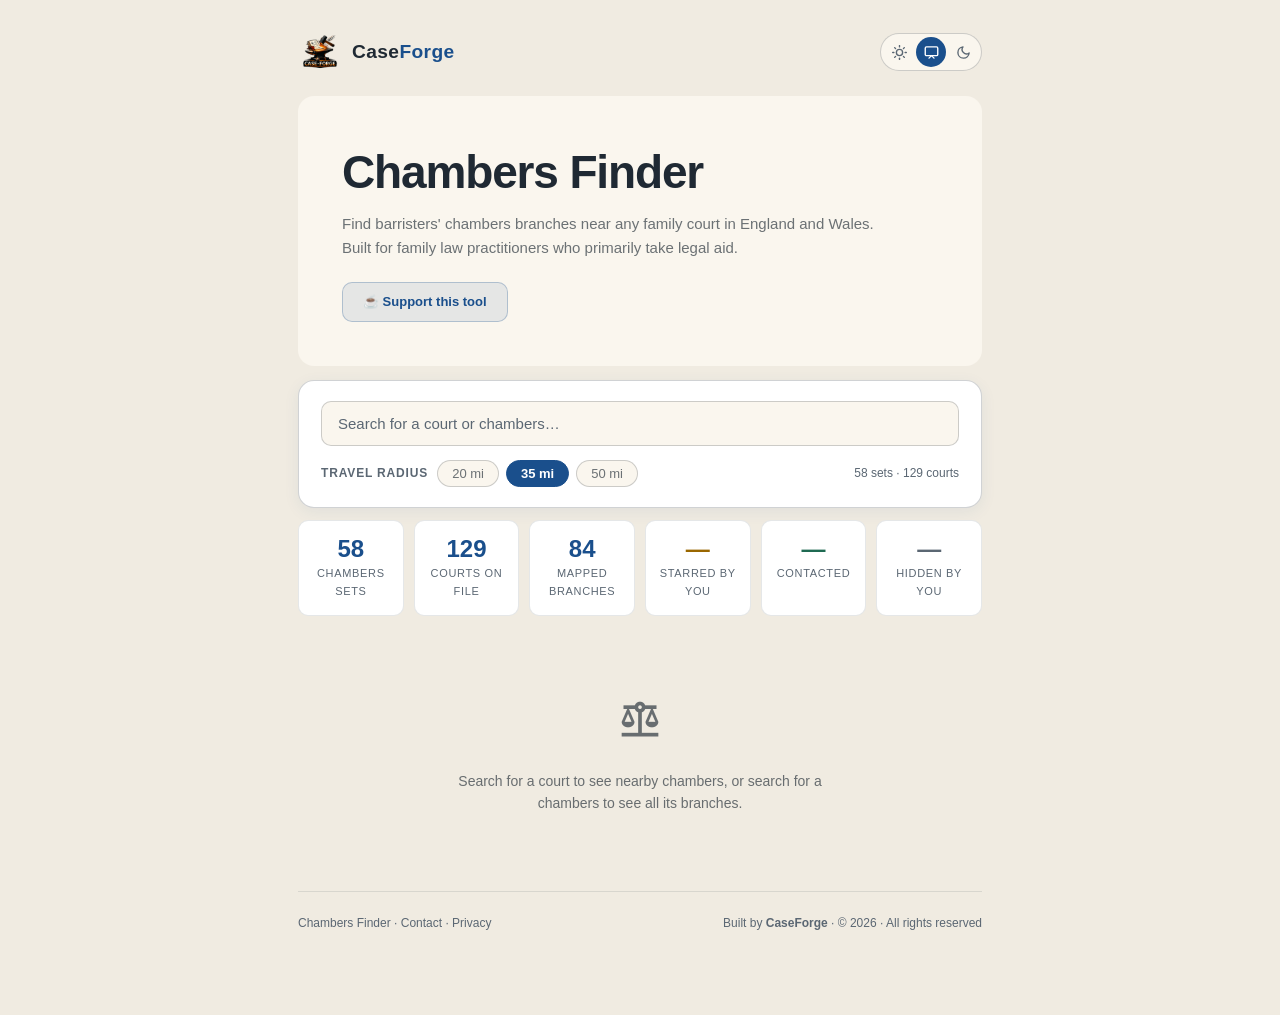
<file: index.html>
<!DOCTYPE html>
<html lang="en">
<head>
  <meta charset="UTF-8">
  <meta name="viewport" content="width=device-width, initial-scale=1.0">
  <link rel="icon" type="image/x-icon" href="/img/caseforge-favicon.ico">
  <link rel="apple-touch-icon" href="/img/caseforge-logo.png">
  <title>Chambers Finder · CaseForge</title>
  <meta name="description" content="Find barristers' chambers branches near any family court in England and Wales. Built for family law practitioners who primarily take legal aid.">
  <meta name="robots" content="index, follow">
  <meta name="theme-color" media="(prefers-color-scheme: light)" content="#f0ebe1">
  <meta name="theme-color" media="(prefers-color-scheme: dark)" content="#0e1014">
  <link rel="canonical" href="https://caseforge.uk/">
  <meta property="og:type" content="website">
  <meta property="og:url" content="https://caseforge.uk/">
  <meta property="og:title" content="Chambers Finder · CaseForge">
  <meta property="og:description" content="Find barristers' chambers branches near any family court in England and Wales. Built for family law practitioners who primarily take legal aid.">
  <meta property="og:image" content="https://caseforge.uk/img/caseforge-logo.png">
  <meta name="twitter:card" content="summary">
  <meta name="twitter:title" content="Chambers Finder · CaseForge">
  <meta name="twitter:description" content="Find barristers' chambers branches near any family court in England and Wales. Built for family law practitioners who primarily take legal aid.">
  <meta name="twitter:image" content="https://caseforge.uk/img/caseforge-logo.png">
  <link rel="stylesheet" href="/css/fonts.css">
  <link rel="stylesheet" href="/css/base.css">
  <!-- Prevent flash of wrong theme: set data-theme before CSS renders -->
  <script src="/js/theme-init.js"></script>
  <script src="/js/theme-toggle.js" defer></script>
  <link rel="stylesheet" href="/css/style.css">
</head>
<body>

<div class="shell">

  <!-- ── SITE HEADER ── -->
  <header class="site-header">
    <a href="/" class="header-logo" title="Chambers Finder">
      <img src="/img/caseforge-logo.png" alt="CaseForge" width="44" height="44">
      <span class="header-logo-text">Case<span>Forge</span></span>
    </a>
    <div class="theme-toggle" id="theme-toggle" role="group" aria-label="Colour theme">
      <button class="theme-btn" data-t="light" title="Light mode" aria-pressed="false">
        <svg width="15" height="15" viewBox="0 0 24 24" fill="none" stroke="currentColor" stroke-width="2.2" stroke-linecap="round" stroke-linejoin="round" aria-hidden="true"><circle cx="12" cy="12" r="5"/><line x1="12" y1="1" x2="12" y2="3"/><line x1="12" y1="21" x2="12" y2="23"/><line x1="4.22" y1="4.22" x2="5.64" y2="5.64"/><line x1="18.36" y1="18.36" x2="19.78" y2="19.78"/><line x1="1" y1="12" x2="3" y2="12"/><line x1="21" y1="12" x2="23" y2="12"/><line x1="4.22" y1="19.78" x2="5.64" y2="18.36"/><line x1="18.36" y1="5.64" x2="19.78" y2="4.22"/></svg>
      </button>
      <button class="theme-btn" data-t="auto" title="Follow device" aria-pressed="false">
        <svg width="15" height="15" viewBox="0 0 24 24" fill="none" stroke="currentColor" stroke-width="2.2" stroke-linecap="round" stroke-linejoin="round" aria-hidden="true"><rect x="2" y="3" width="20" height="14" rx="2"/><polyline points="8 21 12 17 16 21"/></svg>
      </button>
      <button class="theme-btn" data-t="dark" title="Dark mode" aria-pressed="false">
        <svg width="15" height="15" viewBox="0 0 24 24" fill="none" stroke="currentColor" stroke-width="2.2" stroke-linecap="round" stroke-linejoin="round" aria-hidden="true"><path d="M21 12.79A9 9 0 1 1 11.21 3 7 7 0 0 0 21 12.79z"/></svg>
      </button>
    </div>
  </header>

  <!-- ── HERO: title / subtitle / tags / ko-fi — overflow:hidden is safe here ─ -->
  <section class="hero">
    <h1>Chambers Finder</h1>
    <p class="hero-sub">Find barristers' chambers branches near any family court in England and Wales. Built for family law practitioners who primarily take legal aid.</p>
    <a class="kofi-btn" href="https://ko-fi.com/case_forge" target="_blank" rel="noopener noreferrer">☕ Support this tool</a>
  </section>

  <!-- ── TOOLBAR CARD: search + radius — overflow:visible CRITICAL -->
  <div class="toolbar-card">
    <div class="search-wrap">
      <input
        id="search-input"
        type="search"
        placeholder="Search for a court or chambers…"
        autocomplete="off"
        spellcheck="false"
        role="combobox"
        aria-label="Search courts or chambers"
        aria-expanded="false"
        aria-controls="search-results"
        aria-autocomplete="list"
      >
      <div id="search-results" class="search-results" role="listbox" aria-label="Search suggestions"></div>
    </div>
    <div class="toolbar-row">
      <div class="radius-group" id="radius-group">
        <span class="radius-label">Travel radius</span>
        <!-- radius buttons injected by JS -->
      </div>
      <div id="hero-meta" class="hero-meta">Loading…</div>
    </div>
  </div>

  <!-- ── Load error ─────────────────────────────────────────────────────────── -->
  <div id="load-error"></div>

  <!-- ── Prefs summary bar ──────────────────────────────────────────────────── -->
  <div id="prefs-bar" class="hidden">
    <span class="prefs-bar-info" id="prefs-bar-info"></span>
    <div class="prefs-bar-actions">
      <button class="btn-sm" id="export-prefs-btn"><span class="material-symbols-outlined" aria-hidden="true">file_download</span> Export</button>
      <button class="btn-sm" id="import-prefs-btn"><span class="material-symbols-outlined" aria-hidden="true">upload_file</span> Import</button>
      <button class="btn-sm danger" id="clear-prefs-btn"><span class="material-symbols-outlined" aria-hidden="true">refresh</span> Reset all</button>
    </div>
  </div>

  <!-- ── Contacted bar — appears once any branch is called/emailed this session ─ -->
  <div id="contacted-bar" class="hidden">
    <span class="contacted-bar-info" id="contacted-bar-info"></span>
    <div class="prefs-bar-actions">
      <button class="btn-sm" id="save-link-btn"><span class="material-symbols-outlined" aria-hidden="true">content_copy</span> Copy save link</button>
      <button class="btn-sm danger" id="reset-session-btn"><span class="material-symbols-outlined" aria-hidden="true">refresh</span> Reset session</button>
    </div>
  </div>

  <!-- ── Status strip ───────────────────────────────────────────────────────── -->
  <section id="status-strip">
    <div class="status-block"><strong>—</strong><small>chambers sets</small></div>
    <div class="status-block"><strong>—</strong><small>courts on file</small></div>
    <div class="status-block"><strong>—</strong><small>mapped branches</small></div>
    <div class="status-block"><strong>—</strong><small>starred by you</small></div>
    <div class="status-block hidden-block"><strong>—</strong><small>hidden by you</small></div>
    <div class="status-block contacted-block"><strong>—</strong><small>contacted</small></div>
  </section>

  <!-- ── Results────────────────────────────────────────────────────────────── -->
  <section id="results">
    <div class="results-placeholder">
      <div class="big-icon"><span class="material-symbols-outlined" aria-hidden="true">balance</span></div>
      <p>Search for a court to see nearby chambers, or search for a chambers to see all its branches.</p>
    </div>
  </section>

  <footer class="site-footer">
    <span class="footer-links"><a href="/">Chambers Finder</a> &middot; <a href="/contact">Contact</a> &middot; <a href="/privacy">Privacy</a></span>
    <span>Built by <a class="caseforge-link" href="https://github.com/case-forge" target="_blank" rel="noopener noreferrer">CaseForge</a> &middot; &copy; 2026 &middot; All rights reserved</span>
  </footer>

</div><!-- /.shell -->

<div id="toast" role="status" aria-live="polite"></div>

<script src="/js/app.js" defer></script>
</body>
</html>
</file>
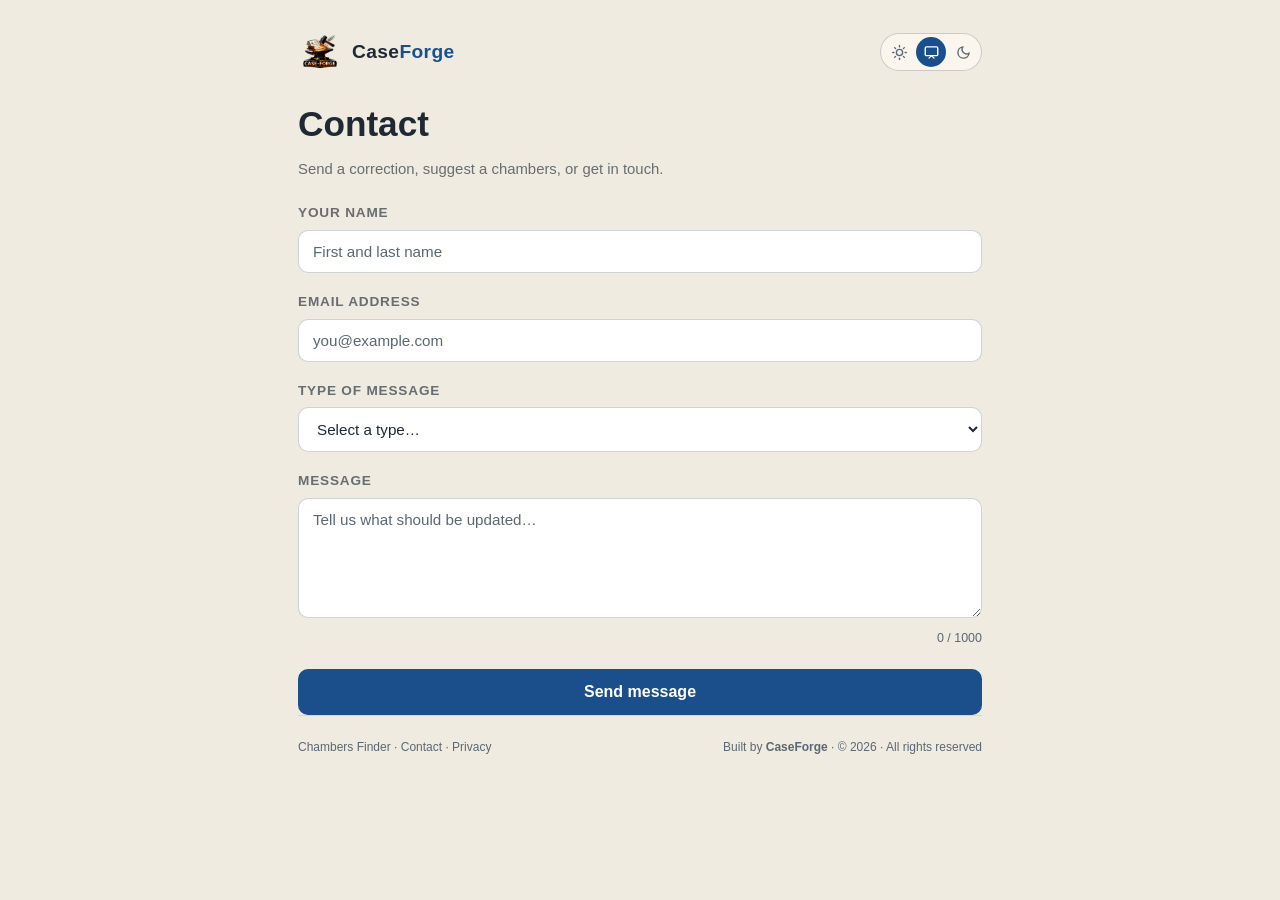
<file: contact.html>
<!DOCTYPE html>
<html lang="en">
<head>
  <meta charset="UTF-8">
  <meta name="viewport" content="width=device-width, initial-scale=1.0">
  <title>Contact · Chambers Finder</title>
  <meta name="description" content="Send a correction, suggest a chambers, or get in touch with the Chambers Finder team.">
  <link rel="canonical" href="https://caseforge.uk/contact">
  <meta property="og:type" content="website">
  <meta property="og:url" content="https://caseforge.uk/contact">
  <meta property="og:title" content="Contact · Chambers Finder">
  <meta property="og:description" content="Send a correction, suggest a chambers, or get in touch with the Chambers Finder team.">
  <meta property="og:image" content="https://caseforge.uk/img/caseforge-logo.png">
  <meta name="twitter:card" content="summary">
  <meta name="twitter:title" content="Contact · Chambers Finder">
  <meta name="twitter:description" content="Send a correction, suggest a chambers, or get in touch with the Chambers Finder team.">
  <meta name="twitter:image" content="https://caseforge.uk/img/caseforge-logo.png">
  <meta name="theme-color" media="(prefers-color-scheme: light)" content="#f0ebe1">
  <meta name="theme-color" media="(prefers-color-scheme: dark)" content="#0e1014">
  <link rel="icon" type="image/x-icon" href="/img/caseforge-favicon.ico">
  <link rel="apple-touch-icon" href="/img/caseforge-logo.png">
  <link rel="stylesheet" href="/css/fonts.css">
  <link rel="stylesheet" href="/css/base.css">
  <script src="https://challenges.cloudflare.com/turnstile/v0/api.js" async defer></script>
  <!-- Prevent flash of wrong theme -->
  <script src="/js/theme-init.js"></script>
  <script src="/js/theme-toggle.js" defer></script>
  <link rel="stylesheet" href="/css/contact.css">

</head>
<body>
  <div class="shell">

    <header class="site-header">
      <a href="/" class="header-logo" title="Back to Chambers Finder">
        <img src="/img/caseforge-logo.png" alt="CaseForge" width="44" height="44">
        <span class="header-logo-text">Case<span>Forge</span></span>
      </a>
      <div class="theme-toggle" role="group" aria-label="Colour theme">
        <button class="theme-btn" data-t="light" title="Light mode" aria-pressed="false">
          <svg width="15" height="15" viewBox="0 0 24 24" fill="none" stroke="currentColor" stroke-width="2.2" stroke-linecap="round" stroke-linejoin="round" aria-hidden="true"><circle cx="12" cy="12" r="5"/><line x1="12" y1="1" x2="12" y2="3"/><line x1="12" y1="21" x2="12" y2="23"/><line x1="4.22" y1="4.22" x2="5.64" y2="5.64"/><line x1="18.36" y1="18.36" x2="19.78" y2="19.78"/><line x1="1" y1="12" x2="3" y2="12"/><line x1="21" y1="12" x2="23" y2="12"/><line x1="4.22" y1="19.78" x2="5.64" y2="18.36"/><line x1="18.36" y1="5.64" x2="19.78" y2="4.22"/></svg>
        </button>
        <button class="theme-btn" data-t="auto" title="Follow device" aria-pressed="false">
          <svg width="15" height="15" viewBox="0 0 24 24" fill="none" stroke="currentColor" stroke-width="2.2" stroke-linecap="round" stroke-linejoin="round" aria-hidden="true"><rect x="2" y="3" width="20" height="14" rx="2"/><polyline points="8 21 12 17 16 21"/></svg>
        </button>
        <button class="theme-btn" data-t="dark" title="Dark mode" aria-pressed="false">
          <svg width="15" height="15" viewBox="0 0 24 24" fill="none" stroke="currentColor" stroke-width="2.2" stroke-linecap="round" stroke-linejoin="round" aria-hidden="true"><path d="M21 12.79A9 9 0 1 1 11.21 3 7 7 0 0 0 21 12.79z"/></svg>
        </button>
      </div>
    </header>

    <h1>Contact</h1>
    <p class="intro">Send a correction, suggest a chambers, or get in touch.</p>

    <div class="form-card">
      <form id="contact-form" action="/api/contact" method="POST" novalidate>

        <div class="field">
          <label for="name">Your name</label>
          <input type="text" id="name" name="name" placeholder="First and last name" autocomplete="name" maxlength="80" required>
          <p class="field-error" id="name-error" aria-live="polite"></p>
        </div>

        <div class="field">
          <label for="email">Email address</label>
          <input type="email" id="email" name="email" placeholder="you@example.com" autocomplete="email" maxlength="100" required>
          <p class="field-error" id="email-error" aria-live="polite"></p>
        </div>

        <div class="field">
          <label for="type">Type of message</label>
          <select id="type" name="type" required>
            <option value="" disabled selected>Select a type…</option>
            <option value="correction">Data correction</option>
            <option value="chambers-missing">Chambers to add</option>
            <option value="suggestion">Suggestion or feature request</option>
            <option value="general">General enquiry</option>
          </select>
          <p class="field-error" id="type-error" aria-live="polite"></p>
        </div>

        <div class="field">
          <label for="message">Message</label>
          <textarea id="message" name="message" placeholder="Tell us what should be updated…" maxlength="1000" required></textarea>
          <p class="field-error" id="message-error" aria-live="polite"></p>
          <p class="char-hint"><span id="char-count">0</span> / 1000</p>
        </div>

        <div class="turnstile-wrap">
          <div class="cf-turnstile"
               data-sitekey="0x4AAAAAACyz9Y6NhuDE1fDx"
               data-theme="auto">
          </div>
        </div>

        <button type="submit" class="submit-btn" id="submit-btn">Send message</button>
        <div class="form-error" id="form-error"></div>

      </form>
    </div>

    <footer class="site-footer">
      <span class="footer-links"><a href="/">Chambers Finder</a> &middot; <a href="/contact">Contact</a> &middot; <a href="/privacy">Privacy</a></span>
      <span>Built by <a class="caseforge-link" href="https://github.com/case-forge" target="_blank" rel="noopener noreferrer">CaseForge</a> &middot; &copy; 2026 &middot; All rights reserved</span>
    </footer>

  </div>

  <script src="/js/contact.js" defer></script>
</body>
</html>
</file>
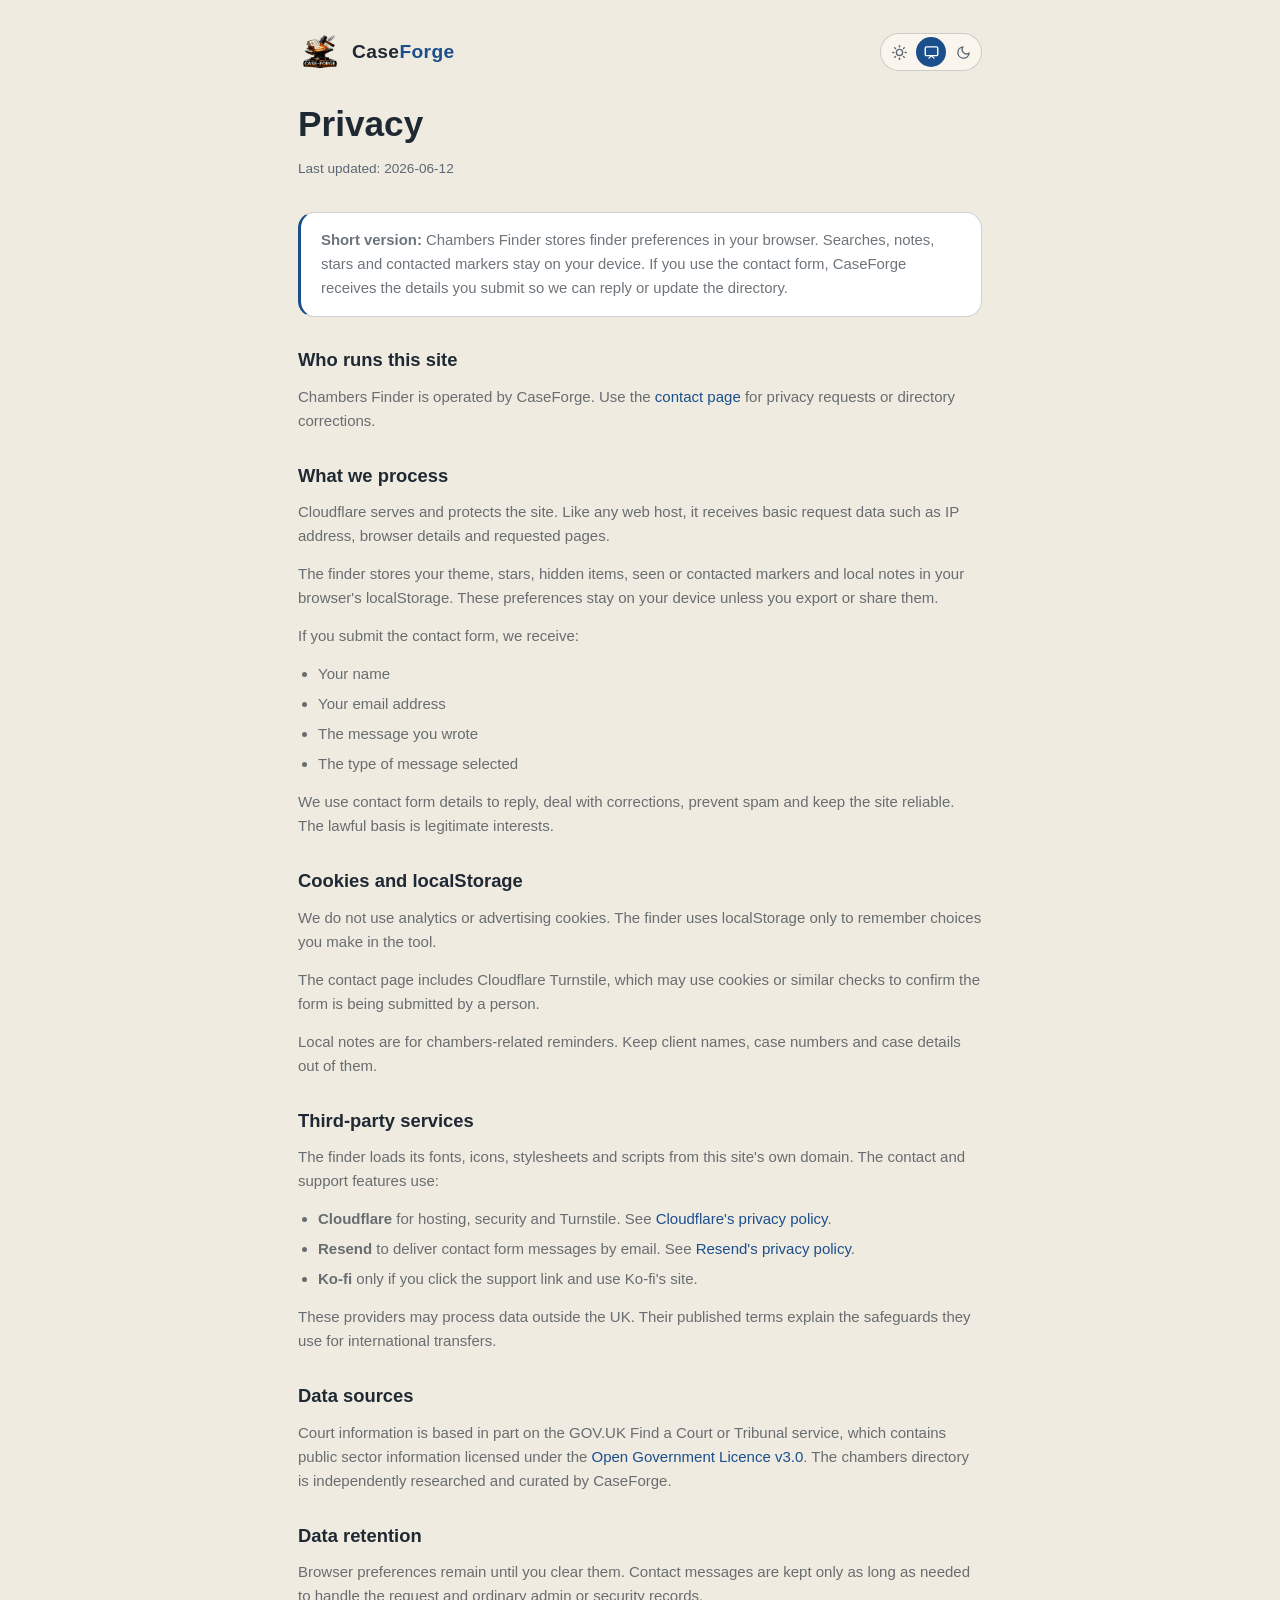
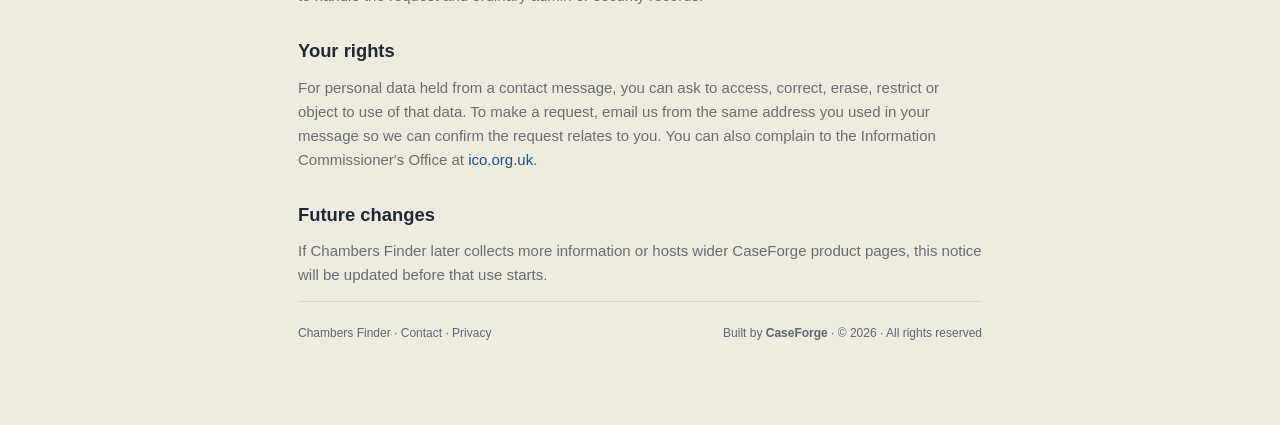
<file: privacy.html>
<!DOCTYPE html>
<html lang="en">
<head>
  <meta charset="UTF-8">
  <meta name="viewport" content="width=device-width, initial-scale=1.0">
  <title>Privacy · Chambers Finder</title>
  <meta name="description" content="How Chambers Finder handles contact messages, local browser preferences and cookies.">
  <link rel="canonical" href="https://caseforge.uk/privacy">
  <meta name="theme-color" media="(prefers-color-scheme: light)" content="#f0ebe1">
  <meta name="theme-color" media="(prefers-color-scheme: dark)" content="#0e1014">
  <meta property="og:type" content="website">
  <meta property="og:url" content="https://caseforge.uk/privacy">
  <meta property="og:title" content="Privacy · Chambers Finder">
  <meta property="og:description" content="How Chambers Finder handles contact messages, local browser preferences and cookies.">
  <meta property="og:image" content="https://caseforge.uk/img/caseforge-logo.png">
  <meta name="twitter:card" content="summary">
  <meta name="twitter:title" content="Privacy · Chambers Finder">
  <meta name="twitter:description" content="How Chambers Finder handles contact messages, local browser preferences and cookies.">
  <link rel="icon" type="image/x-icon" href="/img/caseforge-favicon.ico">
  <link rel="apple-touch-icon" href="/img/caseforge-logo.png">
  <link rel="stylesheet" href="/css/fonts.css">
  <link rel="stylesheet" href="/css/base.css">
  <!-- Prevent flash of wrong theme -->
  <script src="/js/theme-init.js"></script>
  <script src="/js/theme-toggle.js" defer></script>
  <link rel="stylesheet" href="/css/privacy.css">

</head>
<body>
  <div class="shell">
    <header class="site-header">
      <a href="/" class="header-logo" title="Back to Chambers Finder">
        <img src="/img/caseforge-logo.png" alt="CaseForge" width="44" height="44">
        <span class="header-logo-text">Case<span>Forge</span></span>
      </a>
      <div class="theme-toggle" role="group" aria-label="Colour theme">
        <button class="theme-btn" data-t="light" title="Light mode" aria-pressed="false">
          <svg width="15" height="15" viewBox="0 0 24 24" fill="none" stroke="currentColor" stroke-width="2.2" stroke-linecap="round" stroke-linejoin="round" aria-hidden="true"><circle cx="12" cy="12" r="5"/><line x1="12" y1="1" x2="12" y2="3"/><line x1="12" y1="21" x2="12" y2="23"/><line x1="4.22" y1="4.22" x2="5.64" y2="5.64"/><line x1="18.36" y1="18.36" x2="19.78" y2="19.78"/><line x1="1" y1="12" x2="3" y2="12"/><line x1="21" y1="12" x2="23" y2="12"/><line x1="4.22" y1="19.78" x2="5.64" y2="18.36"/><line x1="18.36" y1="5.64" x2="19.78" y2="4.22"/></svg>
        </button>
        <button class="theme-btn" data-t="auto" title="Follow device" aria-pressed="false">
          <svg width="15" height="15" viewBox="0 0 24 24" fill="none" stroke="currentColor" stroke-width="2.2" stroke-linecap="round" stroke-linejoin="round" aria-hidden="true"><rect x="2" y="3" width="20" height="14" rx="2"/><polyline points="8 21 12 17 16 21"/></svg>
        </button>
        <button class="theme-btn" data-t="dark" title="Dark mode" aria-pressed="false">
          <svg width="15" height="15" viewBox="0 0 24 24" fill="none" stroke="currentColor" stroke-width="2.2" stroke-linecap="round" stroke-linejoin="round" aria-hidden="true"><path d="M21 12.79A9 9 0 1 1 11.21 3 7 7 0 0 0 21 12.79z"/></svg>
        </button>
      </div>
    </header>

    <h1>Privacy</h1>
    <p class="updated">Last updated: 2026-06-12</p>

    <div class="highlight-box">
      <strong>Short version:</strong> Chambers Finder stores finder preferences in your browser.
      Searches, notes, stars and contacted markers stay on your device. If you use the contact form,
      CaseForge receives the details you submit so we can reply or update the directory.
    </div>

    <h2>Who runs this site</h2>
    <p>Chambers Finder is operated by CaseForge. Use the <a href="/contact">contact page</a> for privacy requests or directory corrections.</p>

    <h2>What we process</h2>
    <p>Cloudflare serves and protects the site. Like any web host, it receives basic request data such as IP address, browser details and requested pages.</p>
    <p>The finder stores your theme, stars, hidden items, seen or contacted markers and local notes in your browser's localStorage. These preferences stay on your device unless you export or share them.</p>

    <p>If you submit the contact form, we receive:</p>
    <ul>
      <li>Your name</li>
      <li>Your email address</li>
      <li>The message you wrote</li>
      <li>The type of message selected</li>
    </ul>
    <p>We use contact form details to reply, deal with corrections, prevent spam and keep the site reliable. The lawful basis is legitimate interests.</p>

    <h2>Cookies and localStorage</h2>
    <p>We do not use analytics or advertising cookies. The finder uses localStorage only to remember choices you make in the tool.</p>
    <p>The contact page includes Cloudflare Turnstile, which may use cookies or similar checks to confirm the form is being submitted by a person.</p>
    <p>Local notes are for chambers-related reminders. Keep client names, case numbers and case details out of them.</p>

    <h2>Third-party services</h2>
    <p>The finder loads its fonts, icons, stylesheets and scripts from this site's own domain. The contact and support features use:</p>
    <ul>
      <li><strong>Cloudflare</strong> for hosting, security and Turnstile. See <a href="https://www.cloudflare.com/privacypolicy/" target="_blank" rel="noopener noreferrer">Cloudflare's privacy policy</a>.</li>
      <li><strong>Resend</strong> to deliver contact form messages by email. See <a href="https://resend.com/legal/privacy-policy" target="_blank" rel="noopener noreferrer">Resend's privacy policy</a>.</li>
      <li><strong>Ko-fi</strong> only if you click the support link and use Ko-fi's site.</li>
    </ul>
    <p>These providers may process data outside the UK. Their published terms explain the safeguards they use for international transfers.</p>

    <h2>Data sources</h2>
    <p>Court information is based in part on the GOV.UK Find a Court or Tribunal service, which contains public sector information licensed under the <a href="https://www.nationalarchives.gov.uk/doc/open-government-licence/version/3/" target="_blank" rel="noopener noreferrer">Open Government Licence v3.0</a>. The chambers directory is independently researched and curated by CaseForge.</p>

    <h2>Data retention</h2>
    <p>Browser preferences remain until you clear them. Contact messages are kept only as long as needed to handle the request and ordinary admin or security records.</p>

    <h2>Your rights</h2>
    <p>For personal data held from a contact message, you can ask to access, correct, erase, restrict or object to use of that data. To make a request, email us from the same address you used in your message so we can confirm the request relates to you. You can also complain to the Information Commissioner's Office at <a href="https://ico.org.uk/make-a-complaint/" target="_blank" rel="noopener noreferrer">ico.org.uk</a>.</p>

    <h2>Future changes</h2>
    <p>If Chambers Finder later collects more information or hosts wider CaseForge product pages, this notice will be updated before that use starts.</p>

    <footer class="site-footer">
      <span class="footer-links"><a href="/">Chambers Finder</a> &middot; <a href="/contact">Contact</a> &middot; <a href="/privacy">Privacy</a></span>
      <span>Built by <a class="caseforge-link" href="https://github.com/case-forge" target="_blank" rel="noopener noreferrer">CaseForge</a> &middot; &copy; 2026 &middot; All rights reserved</span>
    </footer>
  </div>
</body>
</html>
</file>
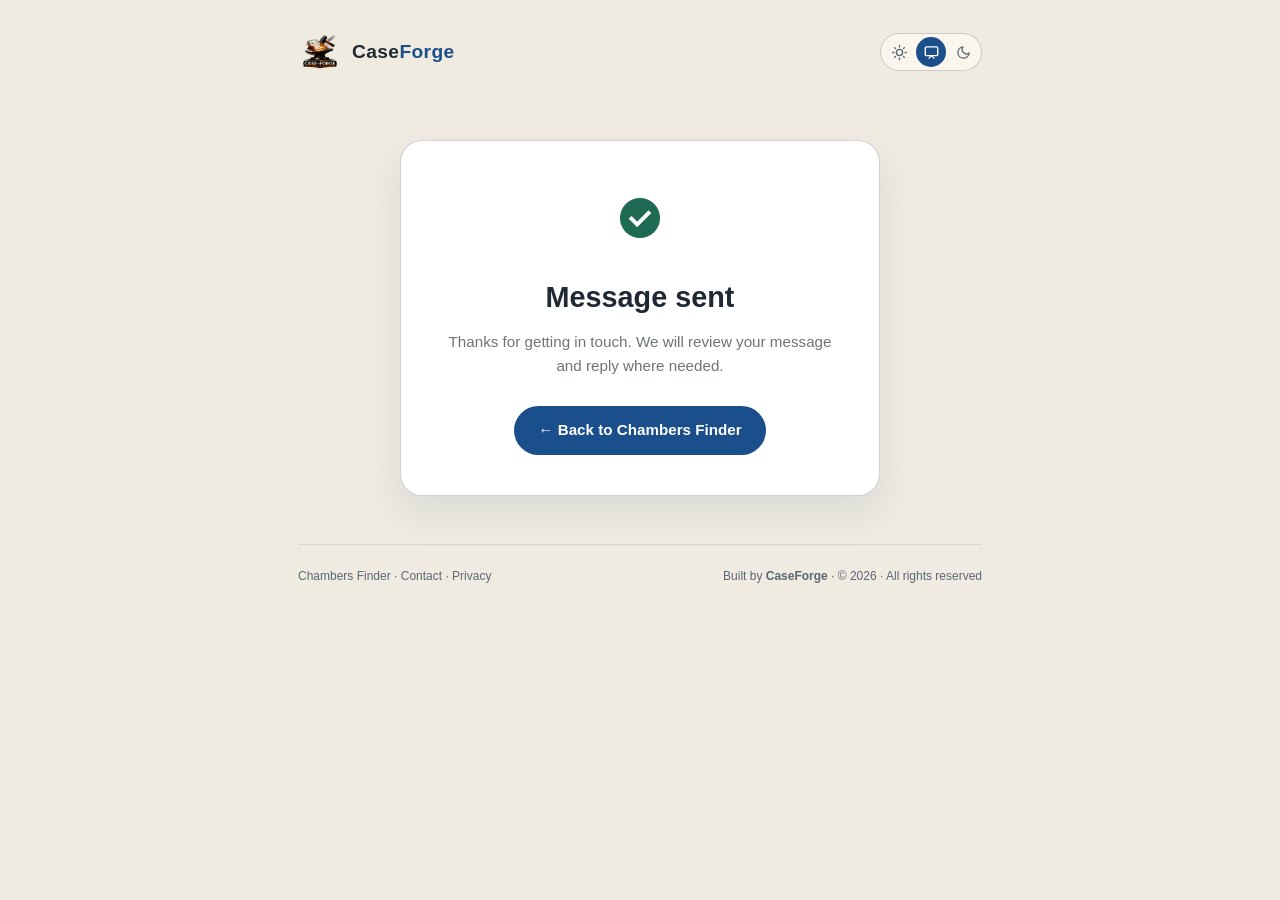
<file: success.html>
<!DOCTYPE html>
<html lang="en">
<head>
  <meta charset="UTF-8">
  <meta name="viewport" content="width=device-width, initial-scale=1.0">
  <title>Message sent · Chambers Finder</title>
  <meta name="description" content="Your message has been sent to the Chambers Finder team. We review all submissions promptly.">
  <link rel="icon" type="image/x-icon" href="/img/caseforge-favicon.ico">
  <link rel="apple-touch-icon" href="/img/caseforge-logo.png">
  <meta name="robots" content="noindex, follow">
  <meta name="theme-color" media="(prefers-color-scheme: light)" content="#f0ebe1">
  <meta name="theme-color" media="(prefers-color-scheme: dark)" content="#0e1014">
  <link rel="stylesheet" href="/css/fonts.css">
  <link rel="stylesheet" href="/css/base.css">
  <!-- Prevent flash of wrong theme: set data-theme before CSS renders -->
  <script src="/js/theme-init.js"></script>
  <script src="/js/theme-toggle.js" defer></script>
  <link rel="stylesheet" href="/css/success.css">
</head>
<body>
  <div class="shell">

    <header class="site-header">
      <a href="/" class="header-logo" title="Back to Chambers Finder">
        <img src="/img/caseforge-logo.png" alt="CaseForge" width="44" height="44">
        <span class="header-logo-text">Case<span>Forge</span></span>
      </a>
      <div class="theme-toggle" role="group" aria-label="Colour theme">
        <button class="theme-btn" data-t="light" title="Light mode" aria-pressed="false">
          <svg width="15" height="15" viewBox="0 0 24 24" fill="none" stroke="currentColor" stroke-width="2.2" stroke-linecap="round" stroke-linejoin="round" aria-hidden="true"><circle cx="12" cy="12" r="5"/><line x1="12" y1="1" x2="12" y2="3"/><line x1="12" y1="21" x2="12" y2="23"/><line x1="4.22" y1="4.22" x2="5.64" y2="5.64"/><line x1="18.36" y1="18.36" x2="19.78" y2="19.78"/><line x1="1" y1="12" x2="3" y2="12"/><line x1="21" y1="12" x2="23" y2="12"/><line x1="4.22" y1="19.78" x2="5.64" y2="18.36"/><line x1="18.36" y1="5.64" x2="19.78" y2="4.22"/></svg>
        </button>
        <button class="theme-btn" data-t="auto" title="Follow device" aria-pressed="false">
          <svg width="15" height="15" viewBox="0 0 24 24" fill="none" stroke="currentColor" stroke-width="2.2" stroke-linecap="round" stroke-linejoin="round" aria-hidden="true"><rect x="2" y="3" width="20" height="14" rx="2"/><polyline points="8 21 12 17 16 21"/></svg>
        </button>
        <button class="theme-btn" data-t="dark" title="Dark mode" aria-pressed="false">
          <svg width="15" height="15" viewBox="0 0 24 24" fill="none" stroke="currentColor" stroke-width="2.2" stroke-linecap="round" stroke-linejoin="round" aria-hidden="true"><path d="M21 12.79A9 9 0 1 1 11.21 3 7 7 0 0 0 21 12.79z"/></svg>
        </button>
      </div>
    </header>

    <main class="card">
      <div class="icon"><span class="material-symbols-outlined icon-fill" aria-hidden="true">check_circle</span></div>
      <h1>Message sent</h1>
      <p>Thanks for getting in touch. We will review your message and reply where needed.</p>
      <a class="back-btn" href="/">← Back to Chambers Finder</a>
    </main>

    <footer class="site-footer">
      <span class="footer-links"><a href="/">Chambers Finder</a> &middot; <a href="/contact">Contact</a> &middot; <a href="/privacy">Privacy</a></span>
      <span>Built by <a class="caseforge-link" href="https://github.com/case-forge" target="_blank" rel="noopener noreferrer">CaseForge</a> &middot; &copy; 2026 &middot; All rights reserved</span>
    </footer>

  </div>
</body>
</html>
</file>
<file: css/fonts.css>
/* Self-hosted Material Symbols subset (16 icons used by this site).
   Regenerate via Google Fonts css2 API with &icon_names=… if icons are added:
   account_balance,balance,call,check_circle,content_copy,done,edit_note,
   file_download,gavel,language,location_on,mail,refresh,star,upload_file,visibility,visibility_off */
@font-face {
  font-family: 'Material Symbols Outlined';
  font-style: normal;
  font-weight: 400;
  font-display: block;
  /* Bump the ?v= query when the subset changes; the file has a 30-day cache,
     so the version string is what forces browsers to fetch the new glyphs. */
  src: url(/fonts/material-symbols-subset.woff2?v=2) format('woff2');
}
</file>
<file: css/base.css>
/* ── Shared chrome: design tokens, header, theme toggle, footer, icons ──────
   Single source of truth for the cross-page look (canonical values taken from
   the front page). Page stylesheets load after this and add page styles only. */

:root {
  --bg: #0e1014;
  --surface: #13161c;
  --card: #1c1f27;
  --orange: #e8610c;
  --orange-soft: rgba(232, 97, 12, 0.15);
  --accent-bg:     rgba(232, 97, 12, 0.07);
  --accent-bg-mid: rgba(232, 97, 12, 0.20);
  --accent-strong: rgba(232, 97, 12, 0.18);
  --accent-border: rgba(232, 97, 12, 0.26);
  --accent-focus:  rgba(232, 97, 12, 0.18);
  --text: #f0ebe3;
  --text-dim: rgba(240, 235, 227, 0.62);
  --muted: #6a6e7a;
  --border: rgba(255, 255, 255, 0.07);
  --border-mid: rgba(255, 255, 255, 0.12);
  --green: #2ba870;
  --red: #c03535;
  --amber: #d4920a;
  --shadow: 0 20px 44px rgba(0, 0, 0, 0.45);
  --shadow-sm: 0 4px 16px rgba(0, 0, 0, 0.3);
  --radius: 16px;
  --radius-sm: 10px;
}

/* ── Light theme (cream + navy-blue) ─────────────────────────────────────── */
[data-theme="light"] {
  --bg:            #f0ebe1;
  --surface:       #faf6ee;
  --card:          #ffffff;
  --orange:        #1a4f8c;   /* clearly blue — readable on cream */
  --orange-soft:   rgba(26, 79, 140, 0.09);
  --accent-bg:     rgba(26, 79, 140, 0.07);
  --accent-bg-mid: rgba(26, 79, 140, 0.13);
  --accent-strong: rgba(26, 79, 140, 0.18);
  --accent-border: rgba(26, 79, 140, 0.26);
  --accent-focus:  rgba(26, 79, 140, 0.18);
  --text:          #1f2933;
  --text-dim:      rgba(31, 41, 51, 0.65);
  --muted:         #5b6773;
  --border:        rgba(58, 68, 76, 0.13);
  --border-mid:    rgba(58, 68, 76, 0.24);
  --green:         #1f6a52;
  --red:           #8b2e2e;
  --amber:         #9a6700;
  --shadow:        0 18px 38px rgba(26, 79, 140, 0.11);
  --shadow-sm:     0 4px 16px rgba(26, 79, 140, 0.07);
}

*, *::before, *::after { box-sizing: border-box; margin: 0; padding: 0; }

input, select, textarea, button {
  font-family: inherit;
}

body {
  background: var(--bg);
  color: var(--text);
  font-family: -apple-system, BlinkMacSystemFont, "Segoe UI", Roboto, sans-serif;
  font-size: 15px;
  line-height: 1.6;
  min-height: 100vh;
}

a { color: var(--orange); text-decoration: none; }
a:hover { text-decoration: underline; }

.material-symbols-outlined {
  font-family: "Material Symbols Outlined";
  font-weight: normal;
  font-style: normal;
  font-size: 1em;
  line-height: 1;
  letter-spacing: 0;
  text-transform: none;
  display: inline-flex;
  align-items: center;
  justify-content: center;
  white-space: nowrap;
  word-wrap: normal;
  direction: ltr;
  font-feature-settings: "liga";
  -webkit-font-feature-settings: "liga";
  font-variation-settings: "FILL" 0, "wght" 400, "GRAD" 0, "opsz" 24;
  vertical-align: -0.15em;
}

.material-symbols-outlined.icon-fill {
  font-variation-settings: "FILL" 1, "wght" 400, "GRAD" 0, "opsz" 24;
}

.shell {
  max-width: 720px;
  margin: 0 auto;
  padding: 16px 18px 60px;
}

/* ── Site header ─────────────────────────────────────────────────────────── */
.site-header {
  display: flex;
  align-items: center;
  justify-content: space-between;
  padding: 14px 0 18px;
  margin-bottom: 4px;
}

.header-logo {
  display: flex;
  align-items: center;
  gap: 10px;
  text-decoration: none;
}

.header-logo:hover { text-decoration: none; opacity: 0.8; }

.header-logo img {
  width: 44px;
  height: 44px;
  object-fit: contain;
}

.header-logo-text {
  font-family: -apple-system, BlinkMacSystemFont, "Segoe UI", Roboto, sans-serif;
  font-size: 1.2rem;
  font-weight: 700;
  color: var(--text);
  letter-spacing: 0.02em;
}

.header-logo-text span { color: var(--orange); }

/* ── Theme toggle ────────────────────────────────────────────────────────── */
.theme-toggle {
  display: flex;
  align-items: center;
  gap: 2px;
  background: var(--surface);
  border: 1px solid var(--border-mid);
  border-radius: 100px;
  padding: 3px;
  flex-shrink: 0;
}
.theme-btn {
  display: flex;
  align-items: center;
  justify-content: center;
  width: 30px;
  height: 30px;
  border-radius: 100px;
  border: none;
  background: transparent;
  color: var(--muted);
  cursor: pointer;
  transition: background 0.15s, color 0.15s;
  padding: 0;
}
.theme-btn:hover { color: var(--text); }
.theme-btn.active { background: var(--orange); color: #fff; }

/* ── Footer ──────────────────────────────────────────────────────────────── */
.site-footer {
  border-top: 1px solid var(--border);
  padding: 22px 0;
  font-size: 12px;
  color: var(--muted);
  display: flex;
  justify-content: space-between;
  flex-wrap: wrap;
  gap: 12px;
  align-items: center;
}

.site-footer a { color: var(--muted); text-decoration: none; }
.site-footer a:hover { color: var(--orange); }
.caseforge-link { color: var(--orange); font-weight: 600; }

@media (max-width: 600px) {
  .site-footer { flex-direction: column; }
}

/* Respect users who opt out of motion */
@media (prefers-reduced-motion: reduce) {
  *, *::before, *::after {
    transition-duration: 0.01ms !important;
    animation-duration: 0.01ms !important;
    animation-iteration-count: 1 !important;
    scroll-behavior: auto !important;
  }
}
</file>
<file: css/style.css>
/* ── HERO ────────────────────────────────────────────────────────────────── */
.hero {
  position: relative;
  overflow: hidden;
  background: var(--surface);
  border-radius: var(--radius);
  padding: 52px 44px 44px;
  margin-bottom: 14px;
}

.hero h1 {
  font-size: clamp(30px, 5.5vw, 46px);
  font-weight: 800;
  letter-spacing: -0.025em;
  line-height: 1.08;
  color: var(--text);
  margin-bottom: 14px;
}

.hero-sub {
  font-size: 15px;
  color: var(--text-dim);
  max-width: 560px;
  margin-bottom: 22px;
}

.kofi-btn {
  display: inline-flex;
  align-items: center;
  gap: 6px;
  padding: 9px 20px;
  background: var(--orange-soft);
  color: var(--orange);
  border: 1px solid var(--accent-border);
  border-radius: var(--radius-sm);
  font-size: 13px;
  font-weight: 600;
  text-decoration: none;
  transition: background 0.15s, border-color 0.15s;
}

.btn-sm .material-symbols-outlined,
.pref-toggle-btn .material-symbols-outlined,
.copy-contact-btn .material-symbols-outlined,
.website-link .material-symbols-outlined {
  font-size: 16px;
  flex: 0 0 auto;
}

.kofi-btn:hover {
  background: var(--accent-strong);
  border-color: var(--orange);
  text-decoration: none;
}

/* ── TOOLBAR CARD — overflow:visible is CRITICAL for dropdown ────────────── */
.toolbar-card {
  background: var(--card);
  border: 1px solid var(--border-mid);
  border-radius: var(--radius);
  padding: 20px 22px;
  margin-bottom: 12px;
  overflow: visible;   /* NEVER overflow:hidden — would clip the dropdown */
  box-shadow: var(--shadow-sm);
}

/* ── Search ──────────────────────────────────────────────────────────────── */
.search-wrap {
  position: relative;
  margin-bottom: 14px;
}

#search-input {
  width: 100%;
  padding: 13px 16px;
  background: var(--surface);
  color: var(--text);
  border: 1px solid var(--border-mid);
  border-radius: var(--radius-sm);
  font-size: 15px;
  outline: none;
  transition: border-color 0.15s, box-shadow 0.15s;
  appearance: none;
  -webkit-appearance: none;
}

#search-input::placeholder { color: var(--muted); }

#search-input:focus {
  border-color: var(--orange);
  box-shadow: 0 0 0 3px var(--accent-focus);
}

/* Dropdown — position:absolute, z-index:200, outside any overflow:hidden parent */
.search-results {
  position: absolute;
  top: calc(100% + 6px);
  left: 0;
  right: 0;
  background: var(--card);
  border: 1px solid var(--border-mid);
  border-radius: var(--radius-sm);
  box-shadow: var(--shadow);
  z-index: 200;
  overflow: hidden;
  display: none;
  max-height: 380px;
  overflow-y: auto;
}

.search-group-label {
  padding: 8px 14px 6px;
  font-size: 11px;
  font-weight: 700;
  letter-spacing: 0.09em;
  text-transform: uppercase;
  color: var(--orange);
  background: var(--accent-bg);
  border-bottom: 1px solid var(--border);
  position: sticky;
  top: 0;
  display: flex;
  align-items: center;
  gap: 6px;
}

.search-item {
  display: flex;
  flex-direction: column;
  align-items: flex-start;
  width: 100%;
  padding: 10px 14px;
  background: none;
  border: none;
  border-bottom: 1px solid var(--border);
  color: var(--text);
  cursor: pointer;
  text-align: left;
  transition: background 0.1s;
}

.search-item:last-child { border-bottom: none; }
.search-item:hover, .search-item:focus, .search-item.active { background: var(--orange-soft); outline: none; }
.search-item strong { font-size: 14px; font-weight: 600; }
.search-item small { font-size: 12px; color: var(--text-dim); margin-top: 2px; }

/* ── Toolbar row (radius + meta) ─────────────────────────────────────────── */
.toolbar-row {
  display: flex;
  align-items: center;
  flex-wrap: wrap;
  gap: 10px;
}

.radius-group {
  display: flex;
  align-items: center;
  gap: 7px;
  flex-wrap: wrap;
}

.radius-group > .radius-label {
  font-size: 12px;
  font-weight: 600;
  color: var(--muted);
  text-transform: uppercase;
  letter-spacing: 0.07em;
  margin-right: 2px;
}

.radius-btn {
  padding: 5px 14px;
  background: var(--surface);
  color: var(--text-dim);
  border: 1px solid var(--border-mid);
  border-radius: 20px;
  font-size: 13px;
  font-weight: 500;
  cursor: pointer;
  transition: background 0.14s, border-color 0.14s, color 0.14s;
}

.radius-btn:hover { border-color: var(--orange); color: var(--text); }

.radius-btn.active {
  background: var(--orange);
  color: #fff;
  border-color: var(--orange);
  font-weight: 600;
}

.hero-meta {
  font-size: 12px;
  color: var(--muted);
  margin-left: auto;
}

/* ── Load error ──────────────────────────────────────────────────────────── */
#load-error {
  display: none;
  background: rgba(192, 53, 53, 0.12);
  border: 1px solid rgba(192, 53, 53, 0.3);
  border-radius: var(--radius-sm);
  padding: 14px 18px;
  color: var(--text);
  margin-bottom: 12px;
  font-size: 14px;
  line-height: 1.6;
}

#load-error code {
  background: rgba(255,255,255,0.08);
  padding: 1px 5px;
  border-radius: 4px;
  font-size: 13px;
}

/* ── Prefs bar ───────────────────────────────────────────────────────────── */
#prefs-bar {
  background: var(--card);
  border: 1px solid var(--border-mid);
  border-radius: var(--radius-sm);
  padding: 12px 16px;
  margin-bottom: 12px;
  font-size: 13px;
  display: flex;
  align-items: center;
  flex-wrap: wrap;
  gap: 10px;
}

#prefs-bar.hidden { display: none; }

.prefs-bar-info { color: var(--text-dim); flex: 1; min-width: 120px; }
.prefs-bar-info strong { color: var(--text); }
.prefs-bar-actions { display: flex; gap: 8px; flex-wrap: wrap; }

.btn-sm {
  display: inline-flex;
  align-items: center;
  gap: 6px;
  padding: 5px 12px;
  background: var(--surface);
  color: var(--text-dim);
  border: 1px solid var(--border-mid);
  border-radius: var(--radius-sm);
  font-size: 12px;
  font-weight: 500;
  cursor: pointer;
  transition: color 0.14s, border-color 0.14s;
}

.btn-sm:hover { color: var(--text); border-color: var(--orange); }
.btn-sm.danger:hover { border-color: var(--red); color: #df7070; }

/* ── Status strip ────────────────────────────────────────────────────────── */
#status-strip {
  display: grid;
  grid-template-columns: repeat(auto-fit, minmax(100px, 1fr));
  gap: 10px;
  margin-bottom: 18px;
}

.status-block {
  background: var(--card);
  border: 1px solid var(--border);
  border-radius: var(--radius-sm);
  padding: 16px 12px 14px;
  text-align: center;
  display: flex;
  flex-direction: column;
  gap: 4px;
  cursor: pointer;
  transition: border-color 0.15s, background 0.15s;
  user-select: none;
}
.status-block:hover {
  border-color: var(--orange);
  background: var(--accent-bg);
}
.status-block.active-view {
  border-color: var(--orange);
  background: var(--orange-soft);
}
.status-block.starred-block strong { color: var(--amber); }
.status-block.hidden-block  strong { color: var(--muted); }

.status-block strong {
  font-size: 24px;
  font-weight: 800;
  color: var(--orange);
  line-height: 1;
}

.status-block small {
  font-size: 11px;
  color: var(--muted);
  text-transform: uppercase;
  letter-spacing: 0.06em;
}

/* ── Results ─────────────────────────────────────────────────────────────── */
#results { margin-bottom: 24px; }

.results-placeholder {
  text-align: center;
  padding: 52px 20px;
  color: var(--text-dim);
}

.results-placeholder .big-icon { font-size: 44px; margin-bottom: 14px; }
.results-placeholder p { font-size: 14px; max-width: 380px; margin: 0 auto; }

/* ── Court header ────────────────────────────────────────────────────────── */
.court-header {
  background: var(--card);
  border: 1px solid var(--border-mid);
  border-radius: var(--radius) var(--radius) 0 0;
  padding: 20px 24px 16px;
  border-bottom: 1px solid var(--border);
}

.court-header h2 {
  font-size: 21px;
  font-weight: 700;
  margin-bottom: 5px;
}

.court-header .court-meta {
  font-size: 13px;
  color: var(--text-dim);
}

.court-header .court-stats {
  margin-top: 10px;
  font-size: 13px;
  color: var(--muted);
}

/* ── Chambers list ───────────────────────────────────────────────────────── */
.chambers-list {
  background: var(--card);
  border: 1px solid var(--border-mid);
  border-top: none;
  border-radius: 0 0 var(--radius) var(--radius);
  overflow: hidden;
}

.chambers-item {
  display: flex;
  align-items: center;
  padding: 14px 20px;
  border-bottom: 1px solid var(--border);
  gap: 12px;
  cursor: pointer;
  transition: background 0.12s;
  user-select: none;
}

.chambers-item:last-child { border-bottom: none; }
.chambers-item:hover { background: rgba(255, 255, 255, 0.03); }
.chambers-item.hidden-item { opacity: 0.42; }
.chambers-item.hidden-item:hover { opacity: 0.68; }

.chambers-item-main { flex: 1; min-width: 0; }

.chambers-item-name {
  font-size: 14px;
  font-weight: 600;
  color: var(--text);
  white-space: nowrap;
  overflow: hidden;
  text-overflow: ellipsis;
}

.chambers-item-meta {
  font-size: 12px;
  color: var(--text-dim);
  margin-top: 3px;
  display: flex;
  align-items: center;
  gap: 6px;
  flex-wrap: wrap;
}

.chambers-item-actions {
  display: flex;
  align-items: center;
  gap: 8px;
  flex-shrink: 0;
}

.compact-contact {
  margin-top: 8px;
  gap: 6px;
}

.outside-radius-header {
  padding: 9px 20px;
  font-size: 12px;
  color: var(--muted);
  border-top: 1px dashed var(--border-mid);
  border-bottom: 1px solid var(--border);
  background: rgba(255, 255, 255, 0.01);
}

.empty-msg {
  padding: 22px;
  text-align: center;
  color: var(--text-dim);
  font-size: 14px;
}

/* ── Badges ──────────────────────────────────────────────────────────────── */
.badge {
  display: inline-block;
  padding: 3px 9px;
  border-radius: 12px;
  font-size: 12px;
  font-weight: 600;
  background: var(--surface);
  color: var(--text-dim);
  border: 1px solid var(--border);
  white-space: nowrap;
  flex-shrink: 0;
}

/* Orange: distance within radius / counts */
.badge.orange {
  background: var(--orange-soft);
  color: var(--orange);
  border-color: var(--accent-border);
}

/* Amber/gold: starred */
.badge.starred {
  background: rgba(212, 146, 10, 0.14);
  color: var(--amber);
  border-color: rgba(212, 146, 10, 0.32);
}

/* Green: multi-branch */
.badge.green {
  background: rgba(43, 168, 112, 0.14);
  color: var(--green);
  border-color: rgba(43, 168, 112, 0.3);
}

/* ── Star button ─────────────────────────────────────────────────────────── */
.star-btn {
  background: none;
  border: none;
  font-size: 19px;
  cursor: pointer;
  padding: 2px 3px;
  line-height: 1;
  opacity: 0.28;
  transition: opacity 0.14s, transform 0.12s;
  flex-shrink: 0;
}

.star-btn:hover { opacity: 0.75; transform: scale(1.18); }
.star-btn.starred { opacity: 1; }

/* ── Contacted (per-branch, per-session) ─────────────────────────────────── */
.badge.contacted {
  background: rgba(43, 168, 112, 0.14);
  color: var(--green);
  border-color: rgba(43, 168, 112, 0.3);
}

.branch-contacted-mark {
  display: inline-flex;
  align-items: center;
  gap: 5px;
  font-size: 12px;
  color: var(--green);
  font-weight: 600;
  margin-top: 6px;
}

/* ── Contacted bar ───────────────────────────────────────────────────────── */
#contacted-bar {
  background: var(--card);
  border: 1px solid rgba(43, 168, 112, 0.28);
  border-radius: var(--radius-sm);
  padding: 12px 16px;
  margin-bottom: 12px;
  font-size: 13px;
  display: flex;
  align-items: center;
  flex-wrap: wrap;
  gap: 10px;
}

#contacted-bar.hidden { display: none; }

.contacted-bar-info { color: var(--text-dim); flex: 1; min-width: 120px; }
.contacted-bar-info strong { color: var(--green); }

.status-block.contacted-block strong { color: var(--green); }

/* ── Chamber detail wrap (opens from court list) ─────────────────────────── */
.chamber-detail-wrap {
  border-radius: var(--radius);
  overflow: hidden;
  border: 1px solid var(--border-mid);
  background: var(--card);
  margin-bottom: 10px;
}

.chamber-detail-header {
  display: flex;
  align-items: center;
  justify-content: space-between;
  padding: 16px 22px;
  background: var(--surface);
  border-bottom: 1px solid var(--border);
  gap: 12px;
}

.chamber-detail-header h3 {
  font-size: 17px;
  font-weight: 700;
  flex: 1;
  min-width: 0;
}

.chamber-back-btn {
  background: none;
  border: none;
  color: var(--text-dim);
  font-size: 13px;
  cursor: pointer;
  padding: 5px 10px;
  border-radius: 6px;
  transition: color 0.14s;
  flex-shrink: 0;
  white-space: nowrap;
}

.chamber-back-btn:hover { color: var(--orange); }

/* ── Branches list ───────────────────────────────────────────────────────── */
.branch-item {
  padding: 15px 22px;
  border-bottom: 1px solid var(--border);
}

.branch-item:last-child { border-bottom: none; }

.branch-item-header {
  display: flex;
  align-items: baseline;
  justify-content: space-between;
  gap: 10px;
  margin-bottom: 4px;
}

.branch-city {
  font-size: 14px;
  font-weight: 700;
  color: var(--text);
}

.branch-address {
  font-size: 13px;
  color: var(--text-dim);
  margin-bottom: 6px;
}

.branch-contact {
  font-size: 12px;
  color: var(--muted);
  display: flex;
  gap: 8px;
  flex-wrap: wrap;
  align-items: flex-start;
}

.branch-contact a { color: var(--orange); }

.copy-contact-btn,
.website-link {
  display: inline-flex;
  align-items: center;
  gap: 6px;
  min-height: 28px;
  padding: 5px 10px;
  border: 1px solid var(--border-mid);
  border-radius: var(--radius-sm);
  background: var(--surface);
  color: var(--text-dim);
  font-size: 12px;
  font-weight: 700;
  line-height: 1.25;
  cursor: pointer;
  text-decoration: none;
  transition: border-color 0.14s, color 0.14s, background 0.14s;
  max-width: 100%;
  text-align: left;
}

.contact-value {
  overflow-wrap: anywhere;
}

.copy-contact-btn:hover,
.website-link:hover {
  border-color: var(--orange);
  color: var(--orange);
  background: var(--orange-soft);
  text-decoration: none;
}

.copy-contact-btn.compact {
  min-height: 25px;
  padding: 4px 8px;
  font-size: 11px;
}

/* ── View header (chamber direct search) ─────────────────────────────────── */
.view-header {
  display: flex;
  align-items: center;
  gap: 12px;
  margin-bottom: 12px;
}

.view-header h2 {
  font-size: 21px;
  font-weight: 700;
  flex: 1;
}

.back-btn {
  display: inline-block;
  background: none;
  border: 1px solid var(--border-mid);
  color: var(--text-dim);
  padding: 6px 14px;
  border-radius: var(--radius-sm);
  font-size: 13px;
  cursor: pointer;
  transition: border-color 0.14s, color 0.14s;
  margin-top: 6px;
}

.back-btn:hover { border-color: var(--orange); color: var(--orange); }

/* ── Prefs panel ─────────────────────────────────────────────────────────── */
.prefs-panel {
  padding: 18px 22px;
  border-top: 1px solid var(--border-mid);
  background: var(--surface);
}

.prefs-panel-title {
  font-size: 12px;
  font-weight: 700;
  color: var(--muted);
  text-transform: uppercase;
  letter-spacing: 0.08em;
  margin-bottom: 14px;
}

.prefs-actions-row {
  display: flex;
  gap: 8px;
  flex-wrap: wrap;
  margin-bottom: 16px;
}

.pref-toggle-btn {
  display: inline-flex;
  align-items: center;
  gap: 6px;
  padding: 7px 15px;
  background: var(--card);
  color: var(--text-dim);
  border: 1px solid var(--border-mid);
  border-radius: var(--radius-sm);
  font-size: 13px;
  font-weight: 500;
  cursor: pointer;
  transition: all 0.14s;
}

.pref-toggle-btn:hover { color: var(--text); border-color: var(--border-mid); }
.pref-toggle-btn.on-star { color: var(--amber); border-color: rgba(212,146,10,0.42); background: rgba(212,146,10,0.10); }
.pref-toggle-btn.on-hide { color: var(--red); border-color: rgba(192,53,53,0.42); background: rgba(192,53,53,0.10); }

/* ── Notes ───────────────────────────────────────────────────────────────── */
.notes-section { margin-top: 2px; }

.notes-section label {
  display: block;
  font-size: 12px;
  color: var(--text-dim);
  margin-bottom: 7px;
}

.notes-area {
  width: 100%;
  min-height: 72px;
  padding: 9px 11px;
  background: var(--card);
  color: var(--text);
  border: 1px solid var(--border-mid);
  border-radius: var(--radius-sm);
  font-size: 13px;
  font-family: inherit;
  resize: vertical;
  outline: none;
  transition: border-color 0.14s;
}

.notes-area::placeholder { color: var(--muted); }
.notes-area:focus { border-color: var(--orange); }

/* ── Toast ───────────────────────────────────────────────────────────────── */
#toast {
  position: fixed;
  bottom: 24px;
  left: 50%;
  transform: translateX(-50%) translateY(10px);
  background: var(--card);
  color: var(--text);
  border: 1px solid var(--border-mid);
  border-radius: var(--radius-sm);
  padding: 10px 22px;
  font-size: 13px;
  font-weight: 500;
  box-shadow: var(--shadow);
  opacity: 0;
  pointer-events: none;
  transition: opacity 0.2s, transform 0.2s;
  z-index: 1000;
  white-space: nowrap;
  max-width: calc(100vw - 40px);
}

#toast.visible {
  opacity: 1;
  transform: translateX(-50%) translateY(0);
}

/* ── Browse list ─────────────────────────────────────────────────────────── */
.browse-header {
  padding: 14px 18px 10px;
  font-size: 0.78rem;
  font-weight: 700;
  text-transform: uppercase;
  letter-spacing: 0.1em;
  color: var(--orange);
  border-bottom: 1px solid var(--border);
}
.browse-list { display: flex; flex-direction: column; }
.browse-row {
  padding: 12px 18px;
  border-bottom: 1px solid var(--border);
  cursor: pointer;
  transition: background 0.12s;
  outline: none;
}
.browse-row:last-child { border-bottom: none; }
.browse-row:hover, .browse-row:focus-visible { background: var(--accent-bg); }
.browse-row-main {
  display: flex;
  align-items: center;
  gap: 8px;
  flex-wrap: wrap;
}
.browse-row-name { font-weight: 600; color: var(--text); font-size: 0.95rem; }
.browse-row-meta { color: var(--muted); font-size: 0.82rem; margin-top: 2px; }

/* ── Responsive ──────────────────────────────────────────────────────────── */
@media (max-width: 600px) {
  .hero { padding: 36px 20px 30px; }
  #status-strip { grid-template-columns: repeat(2, 1fr); }
  .toolbar-row { flex-direction: column; align-items: flex-start; gap: 8px; }
  .hero-meta { margin-left: 0; }
  .chamber-detail-header { flex-direction: column; align-items: flex-start; }
  .chambers-item { align-items: flex-start; flex-direction: column; }
  .chambers-item-actions { width: 100%; justify-content: flex-start; }
}

/* ── Seen / Eyeball styles ────────────────────────────────────────────────── */
.chambers-item.seen-item {
  background: rgba(0, 0, 0, 0.08);
  filter: grayscale(0.5);
  opacity: 0.75;
}
[data-theme="light"] .chambers-item.seen-item {
  background: rgba(0, 0, 0, 0.04);
}
.eye-btn {
  background: none;
  border: none;
  font-size: 16px;
  cursor: pointer;
  padding: 0 4px;
  line-height: 1;
  color: var(--muted);
  opacity: 0.4;
  transition: opacity 0.14s, color 0.14s;
}
.eye-btn:hover { opacity: 0.85; color: var(--orange); }
.eye-btn.seen { opacity: 0.9; color: var(--orange); }

/* ── Misc badges ───────────────────────────────────────────────────────── */
.badge.emailed {
  background: rgba(26, 79, 140, 0.14);
  color: #7ab3ff;
  border-color: rgba(26, 79, 140, 0.3);
}
[data-theme="light"] .badge.emailed {
  background: rgba(26, 79, 140, 0.08);
  color: #1a4f8c;
}
</file>
<file: css/contact.css>
h1 {
  font-family: -apple-system, BlinkMacSystemFont, "Segoe UI", Roboto, sans-serif;
  font-size: clamp(1.6rem, 3vw, 2.2rem);
  color: var(--text);
  margin-bottom: 6px;
}

.intro {
  color: var(--text-dim);
  font-size: 0.93rem;
  margin-bottom: 14px;
}

.form-card {
  background: transparent;
  border: none;
  border-radius: 0;
  padding: 6px 0 0;
  box-shadow: none;
}

.field { margin-bottom: 18px; }
.field:last-child { margin-bottom: 0; }

label {
  display: block;
  font-size: 0.85rem;
  font-weight: 700;
  color: var(--text-dim);
  margin-bottom: 6px;
  text-transform: uppercase;
  letter-spacing: 0.06em;
}

input, select, textarea {
  width: 100%;
  padding: 12px 14px;
  border: 1px solid var(--border-mid);
  border-radius: var(--radius-sm);
  background: rgba(255,255,255,0.04);
  color: var(--text);
  font-family: inherit;
  font-size: 0.95rem;
  outline: none;
  transition: border-color 0.15s;
}
[data-theme="light"] input,
[data-theme="light"] select,
[data-theme="light"] textarea { background: #fff; }
input::placeholder, textarea::placeholder { color: var(--muted); }
input:focus, select:focus, textarea:focus { border-color: var(--orange); }

select option { background: #1c1f27; }
[data-theme="light"] select option { background: #fff; color: #1f2933; }

textarea { resize: vertical; min-height: 120px; }

.char-hint {
  font-size: 0.78rem;
  color: var(--muted);
  text-align: right;
  margin-top: 4px;
}

.field-error {
  font-size: 0.8rem;
  color: var(--red);
  margin-top: 5px;
  display: none;
}
.field-error.visible { display: block; }

input.invalid, select.invalid, textarea.invalid {
  border-color: var(--red) !important;
}
input.valid, select.valid, textarea.valid {
  border-color: var(--green) !important;
}

.turnstile-wrap { margin: 20px 0; }

.submit-btn {
  width: 100%;
  padding: 14px;
  border: none;
  border-radius: var(--radius-sm);
  background: var(--orange);
  color: #fff;
  font-family: inherit;
  font-size: 1rem;
  font-weight: 700;
  cursor: pointer;
  transition: opacity 0.15s;
}
.submit-btn:hover { opacity: 0.88; }
.submit-btn:disabled { opacity: 0.45; cursor: not-allowed; }

.form-error {
  margin-top: 14px;
  padding: 12px 16px;
  background: rgba(192,53,53,0.12);
  border: 1px solid rgba(192,53,53,0.3);
  border-radius: var(--radius-sm);
  color: var(--red);
  font-size: 0.9rem;
  display: none;
}
</file>
<file: css/privacy.css>
h1 {
  font-family: -apple-system, BlinkMacSystemFont, "Segoe UI", Roboto, sans-serif;
  font-size: clamp(1.6rem, 3vw, 2.2rem);
  margin-bottom: 6px;
}
.updated { color: var(--muted); font-size: 0.85rem; margin-bottom: 32px; }
h2 {
  font-family: -apple-system, BlinkMacSystemFont, "Segoe UI", Roboto, sans-serif;
  font-size: 1.15rem;
  color: var(--text);
  margin: 28px 0 10px;
}
p { color: var(--text-dim); margin-bottom: 14px; }
ul { color: var(--text-dim); padding-left: 20px; margin-bottom: 14px; }
li { margin-bottom: 6px; }
.highlight-box {
  background: var(--card);
  border: 1px solid var(--border-mid);
  border-left: 3px solid var(--orange);
  border-radius: var(--radius);
  padding: 16px 20px;
  margin: 24px 0;
  color: var(--text-dim);
  font-size: 0.93rem;
}
</file>
<file: css/success.css>
/* Centred confirmation card (also used by 404.html). Chrome comes from base.css. */
.card {
  background: var(--card);
  border: 1px solid var(--border-mid);
  border-radius: 22px;
  padding: 40px 36px;
  max-width: 480px;
  width: 100%;
  margin: 48px auto;
  text-align: center;
  box-shadow: var(--shadow);
}

.icon { font-size: 3rem; margin-bottom: 16px; color: var(--green); }

.card h1 {
  font-family: -apple-system, BlinkMacSystemFont, "Segoe UI", Roboto, sans-serif;
  font-size: 1.8rem;
  color: var(--text);
  margin-bottom: 10px;
}

.card p {
  color: var(--text-dim);
  font-size: 0.95rem;
  line-height: 1.6;
  margin-bottom: 28px;
}

.back-btn {
  display: inline-flex;
  align-items: center;
  gap: 6px;
  padding: 12px 24px;
  border-radius: 999px;
  background: var(--orange);
  color: #fff;
  text-decoration: none;
  font-weight: 700;
  font-size: 0.95rem;
  transition: opacity 0.15s;
}
.back-btn:hover { opacity: 0.85; text-decoration: none; }
</file>
